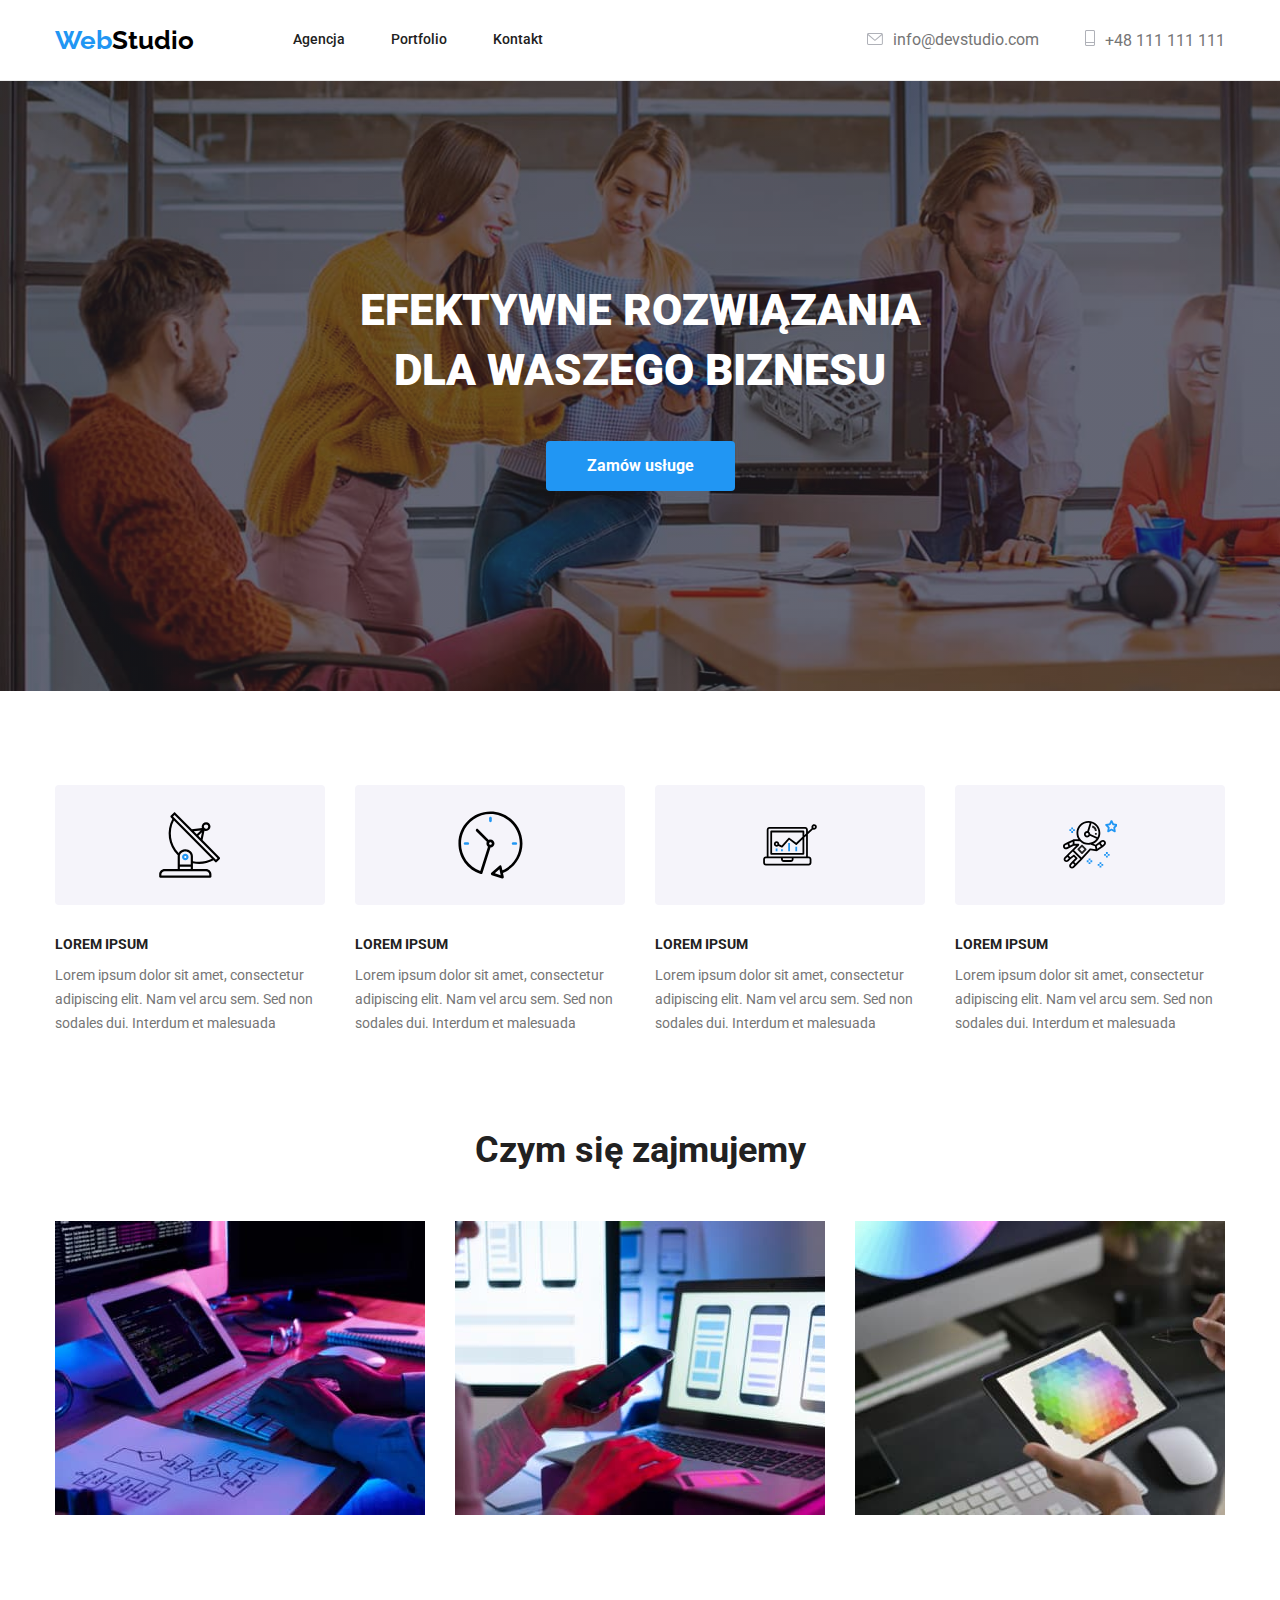
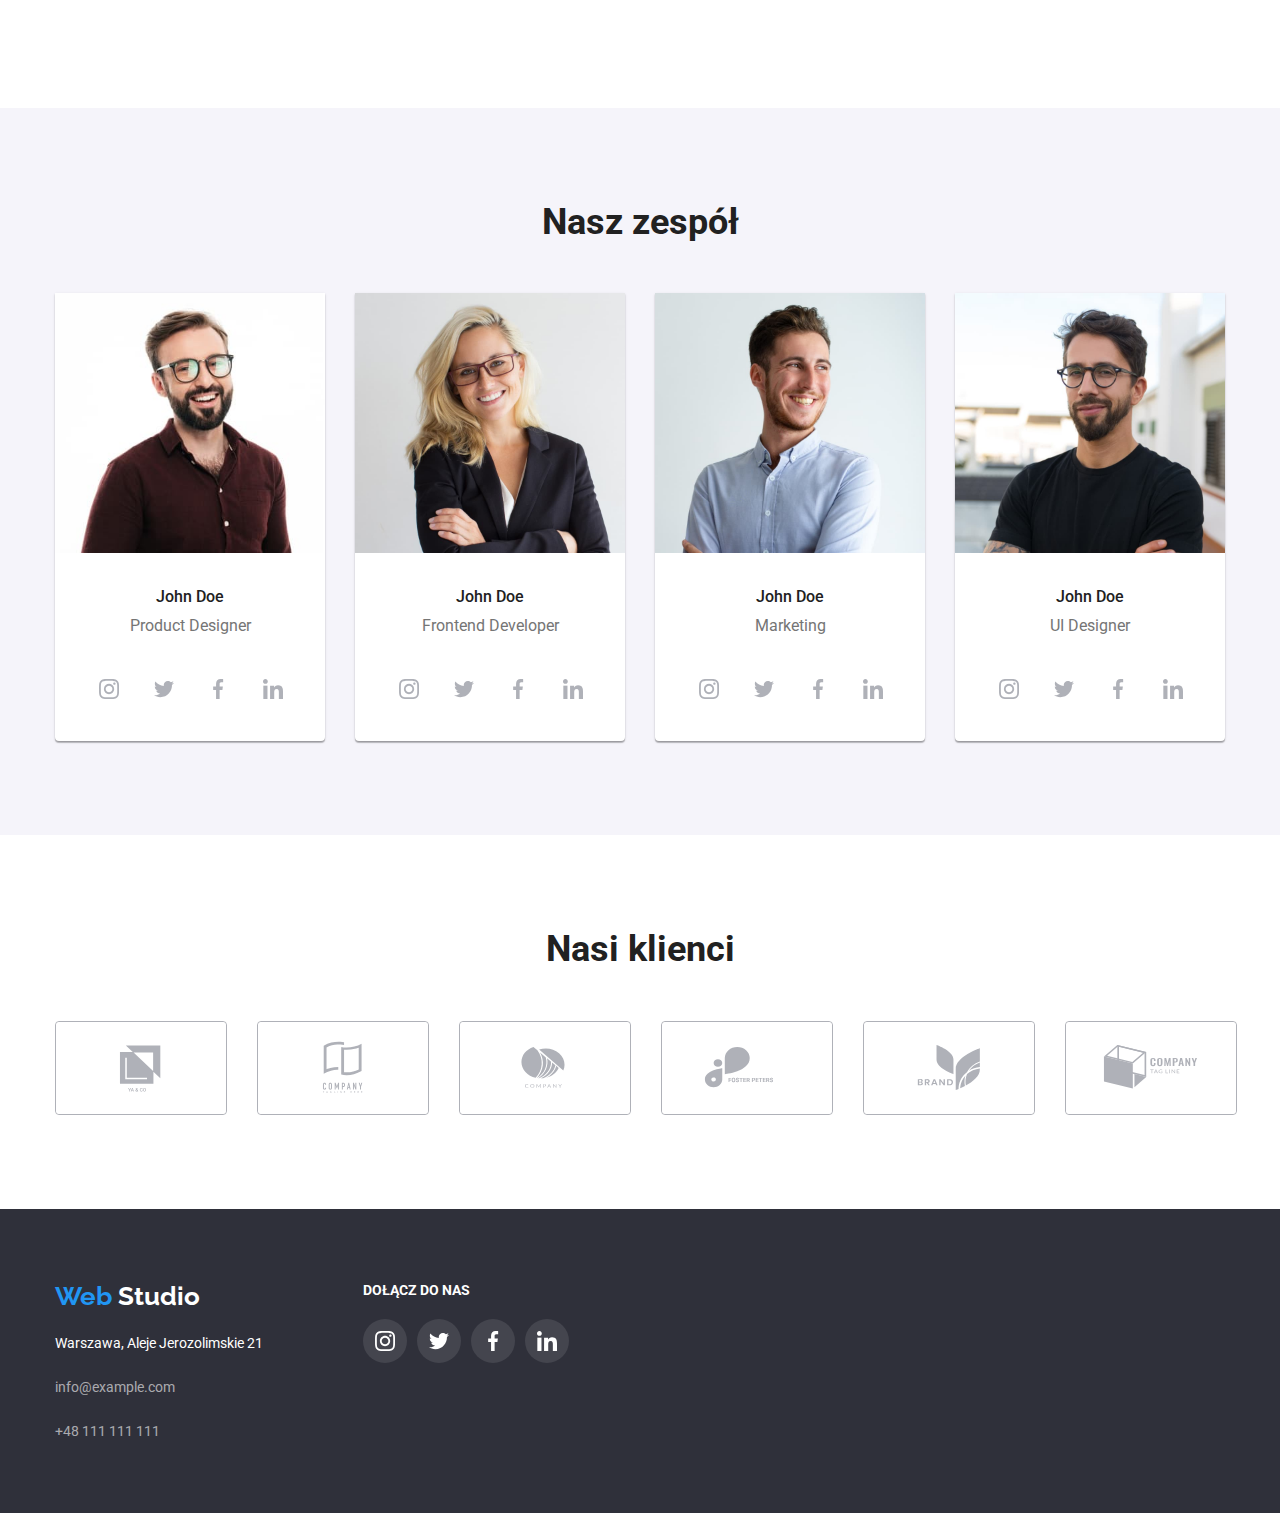
<file: index.html>
<!DOCTYPE html>
<html lang="pl">
  <head>
    <meta charset="UTF-8">
    <meta http-equiv="X-UA-Compatible" content="IE=edge">
    <meta name="viewport" content="width=device-width, initial-scale=1.0">
    <title>Document</title>
    <link
    rel="stylesheet"
    href="https://cdnjs.cloudflare.com/ajax/libs/modern-normalize/1.0.0/modern-normalize.min.css">
    <link rel="preconnect" href="https://fonts.googleapis.com">
<link rel="preconnect" href="https://fonts.gstatic.com" crossorigin>
<link href="https://fonts.googleapis.com/css2?family=Raleway:wght@700&family=Roboto:wght@400;500;700;900&display=swap" rel="stylesheet">
<link rel="stylesheet" href="./css/style.css">
  </head>
  <body>
    <header><div class="container"><div class="header-content"><nav class="nav-header">
      <a class="webstudio" href="/index.html"><span class="logo">Web</span><span class="logo2">Studio</span></a>
        <ul class="header">
          <li><a class="link" href="./index.html">Agencja</a></li>
          <li><a class="link" href="./portfolio.html">Portfolio</a></li>
          <li><a class="link" href="/kontakt">Kontakt</a></li>
        </ul>
      </nav>
      <ul class="header">
          <li><a class="contact" href="mailto:info@devstudio.com"><svg class="icon-contact" width="16" height="12"><use href="./images/icons.svg#icon-envelope"></use></svg>info@devstudio.com</a></li>

          <li><a class="contact" href="tel:+48111111111"><svg class="icon-contact" width="10" height="16"><use href="./images/icons.svg#icon-Vector-tel"></use></svg>+48 111 111 111</a></li>
        </ul></div></div>
    </header>
    <main>
      <section class="slider"><div class="slider-content">
        <h1>EFEKTYWNE ROZWIĄZANIA<br>DLA WASZEGO BIZNESU</h1>
        <button class="order" type="button">Zamów usługe</button></div>
      </section>
      
      <section><div class="container">
        <ul class="lorem-wrapper">
          <li class="lorem-item"><div class="icon-item"><svg width="65.32" height="70"><use href="./images/icons.svg#icon-antenna"></use></svg></div>
            <h3 class="lorem">LOREM IPSUM</h3>
            <p>
              Lorem ipsum dolor sit amet, consectetur adipiscing elit. Nam vel
              arcu sem. Sed non sodales dui. Interdum et malesuada
            </p>
          </li> 
          <li class="lorem-item"><div class="icon-item"><svg width="66.96" height="70"><use href="./images/icons.svg#icon-clock"></use></svg></div>
            <h3 class="lorem">LOREM IPSUM</h3>
            <p>
              Lorem ipsum dolor sit amet, consectetur adipiscing elit. Nam vel
              arcu sem. Sed non sodales dui. Interdum et malesuada
            </p>
          </li>
          <li class="lorem-item"><div class="icon-item"><svg width="70" height="53.69"><use href="./images/icons.svg#icon-diagram"></use></svg></div>
            <h3 class="lorem">LOREM IPSUM</h3>
            <p>
              Lorem ipsum dolor sit amet, consectetur adipiscing elit. Nam vel
              arcu sem. Sed non sodales dui. Interdum et malesuada
            </p>
          </li>
          <li class="lorem-item"><div class="icon-item"><svg width="54.83" height="60.66"><use href="./images/icons.svg#icon-astronaut"></use></svg></div>
            <h3 class="lorem">LOREM IPSUM</h3>
            <p>
              Lorem ipsum dolor sit amet, consectetur adipiscing elit. Nam vel
              arcu sem. Sed non sodales dui. Interdum et malesuada
            </p>
          </li>
        </ul></div>
      </section>
      <section><div class="container">
        <h2 class="title">Czym się zajmujemy</h2>
        <ul class="what-we-do">
          <li class="what-we-do-item">
            <img src="./images/img1.jpg" alt="czlowiek pracujacy na komputerze" width="370" height="294">
          </li>
          <li class="what-we-do-item">
            <img src="./images/img2.jpg" alt="czlowiek pracujacy na komputerze 2" width="370" height="294">
          </li>
          <li class="what-we-do-item">
            <img src="./images/img3.jpg" alt="czlowiek pracujacy na komputerze 3" width="370" height="294">
          </li>
        </ul></div>
      </section>
      <section class="our-team-background"><div class="container"><div class="our-team">
        <h2 class="title">Nasz zespół</h2>
        <ul class="our-team-item">
          <li class="background-photo">
            <img src="./images/img4.jpg" alt="zdjecie John Doe" width="270" height="260">
            <h4 class="name">John Doe</h4>
              <h3 class="profession"> Product Designer</h3>
              <ul class="icon-socialmedia-list">
                <li class="icon-socialmedia-item"><a class="socialmedia-item-link" href="#"><svg class="social-icon" width="20" height="20"><use href="./images/icons.svg#icon-instagram"></use></svg></a></li>
                <li class="icon-socialmedia-item"><a class="socialmedia-item-link" href="#"><svg class="social-icon" width="20" height="20"><use href="./images/icons.svg#icon-twitter"></use></svg></a></li>
                <li class="icon-socialmedia-item"><a class="socialmedia-item-link" href="#"><svg class="social-icon" width="20" height="20"><use href="./images/icons.svg#icon-facebook"></use></svg></a></li>
                <li class="icon-socialmedia-item"><a class="socialmedia-item-link" href="#"><svg class="social-icon" width="20" height="20"><use href="./images/icons.svg#icon-linkedin"></use></svg></a></li>
              </ul>
          </li>
          <li class="background-photo">
            <img src="./images/img5.jpg" alt="zdjecie John Doe 2" width="270" height="260">
            <h4 class="name">John Doe</h4>
              <h3 class="profession">Frontend Developer</h3>
              <ul class="icon-socialmedia-list">
                <li class="icon-socialmedia-item"><a class="socialmedia-item-link" href="#"><svg class="social-icon" width="20" height="20"><use href="./images/icons.svg#icon-instagram"></use></svg></a></li>
                <li class="icon-socialmedia-item"><a class="socialmedia-item-link" href="#"><svg class="social-icon" width="20" height="20"><use href="./images/icons.svg#icon-twitter"></use></svg></a></li>
                <li class="icon-socialmedia-item"><a class="socialmedia-item-link" href="#"><svg class="social-icon" width="20" height="20"><use href="./images/icons.svg#icon-facebook"></use></svg></a></li>
                <li class="icon-socialmedia-item"><a class="socialmedia-item-link" href="#"><svg class="social-icon" width="20" height="20"><use href="./images/icons.svg#icon-linkedin"></use></svg></a></li>
              </ul></li>
          <li class="background-photo">
            <img src="./images/img6.jpg" alt="zdjecie John Doe 3" width="270" height="260">
            <h4 class="name">John Doe</h4>
              <h3 class="profession">Marketing</h3>
              <ul class="icon-socialmedia-list">
            <li class="icon-socialmedia-item"><a class="socialmedia-item-link" href="#"><svg class="social-icon" width="20" height="20"><use href="./images/icons.svg#icon-instagram"></use></svg></a></li>
            <li class="icon-socialmedia-item"><a class="socialmedia-item-link" href="#"><svg class="social-icon" width="20" height="20"><use href="./images/icons.svg#icon-twitter"></use></svg></a></li>
            <li class="icon-socialmedia-item"><a class="socialmedia-item-link" href="#"><svg class="social-icon" width="20" height="20"><use href="./images/icons.svg#icon-facebook"></use></svg></a></li>
            <li class="icon-socialmedia-item"><a class="socialmedia-item-link" href="#"><svg class="social-icon" width="20" height="20"><use href="./images/icons.svg#icon-linkedin"></use></svg></a></li>
          </ul></li>
          <li class="background-photo">
            <img src="./images/img7.jpg" alt="zdjecie John Doe 4" width="270" height="260">
            <h4 class="name">John Doe</h4>
            <h3 class="profession">UI Designer</h3><ul class="icon-socialmedia-list">
              <li class="icon-socialmedia-item"><a class="socialmedia-item-link" href="#"><svg class="social-icon" width="20" height="20"><use href="./images/icons.svg#icon-instagram"></use></svg></a></li>
              <li class="icon-socialmedia-item"><a class="socialmedia-item-link" href="#"><svg class="social-icon" width="20" height="20"><use href="./images/icons.svg#icon-twitter"></use></svg></a></li>
              <li class="icon-socialmedia-item"><a class="socialmedia-item-link" href="#"><svg class="social-icon" width="20" height="20"><use href="./images/icons.svg#icon-facebook"></use></svg></a></li>
              <li class="icon-socialmedia-item"><a class="socialmedia-item-link" href="#"><svg class="social-icon" width="20" height="20"><use href="./images/icons.svg#icon-linkedin"></use></svg></a></li>
            </ul></li>
        </ul></div></div>
      </section>
      <section><div class="container">
        <h2 class="title">Nasi klienci</h2>
        <ul class="our-customers">
          <li class="our-customers-item"><a class="our-customers-link" href="#">
            <svg class="icon-ourcustomers" width="106" height="60.04" x="32" y="16"><use href="./images/icons.svg#icon-Logo-yaco"></use></svg></a>
            </li>
          <li class="our-customers-item"><a class="our-customers-link" href="#">
            <svg class="icon-ourcustomers" width="106" height="60.04" x="32" y="16"><use href="./images/icons.svg#icon-Logo-company"></use></svg></a></li>
          <li class="our-customers-item"><a class="our-customers-link" href="#">
            <svg class="icon-ourcustomers" width="106" height="60.04" x="32" y="16"><use href="./images/icons.svg#icon-Logo-company-circle"></use></svg></a>
          </li>
          <li class="our-customers-item"><a class="our-customers-link" href="#">
            <svg class="icon-ourcustomers" width="106" height="60.04" x="32" y="16"><use href="./images/icons.svg#icon-Logo-fosterpeters"></use></svg></a>
          </li>
          <li class="our-customers-item"><a class="our-customers-link" href="#">
            <svg class="icon-ourcustomers" width="106" height="60.04" x="32" y="16"><use href="./images/icons.svg#icon-Logo-brand"></use></svg></a>
          </li>
          <li class="our-customers-item"><a class="our-customers-link" href="#">
            <svg class="icon-ourcustomers" width="106" height="60.04" x="32" y="16"><use href="./images/icons.svg#icon-Logo-tagline"></use></svg></a>
          </li>
        </ul></div>
      </section>
    </main>
    <footer class="footer-container">
      <div class="container"><div class="footer-columns">
      <div class="content-footer">
      <div class="webstudio-footer"><a class="webstudio" href="/"><span class="logo">Web</span><span class="logo3"> Studio</span></a></div>
      <address class="adress">Warszawa, Aleje Jerozolimskie 21</address>
      <ul class="content-footer">
      <li class="footer-item"><a class="contact_footer" href="mailto:info@example.com">info@example.com</a></li>
      <li class="footer-item"><a class="contact_footer" href="tel:+48111111111">+48 111 111 111</a></li></ul></div>
    <div class="socialmedia-footer"><span class="join-us">Dołącz do nas</span>
    <ul class="socialmedia-footer-list">
      <li class="icon-socialmedia-item-footer"><a class="socialmedia-item-link-footer" href="#"><svg class="social-icon-footer" width="20" height="20"><use href="./images/icons.svg#icon-instagram-footer"></use></svg></a></li>
      <li class="icon-socialmedia-item-footer"><a class="socialmedia-item-link-footer" href="#"><svg class="social-icon-footer" width="20" height="20"><use href="./images/icons.svg#icon-twitter-footer"></use></svg></a></li>
      <li class="icon-socialmedia-item-footer"><a class="socialmedia-item-link-footer" href="#"><svg class="social-icon-footer" width="20" height="20"><use href="./images/icons.svg#icon-facebook-footer"></use></svg></a></li>
      <li class="icon-socialmedia-item-footer"><a class="socialmedia-item-link-footer" href="#"><svg class="social-icon-footer" width="20" height="20"><use href="./images/icons.svg#icon-linkedin-footer"></use></svg></a></li>
    </ul></div>
  </div></div>
  </footer>

  </body>
</html>
</file>
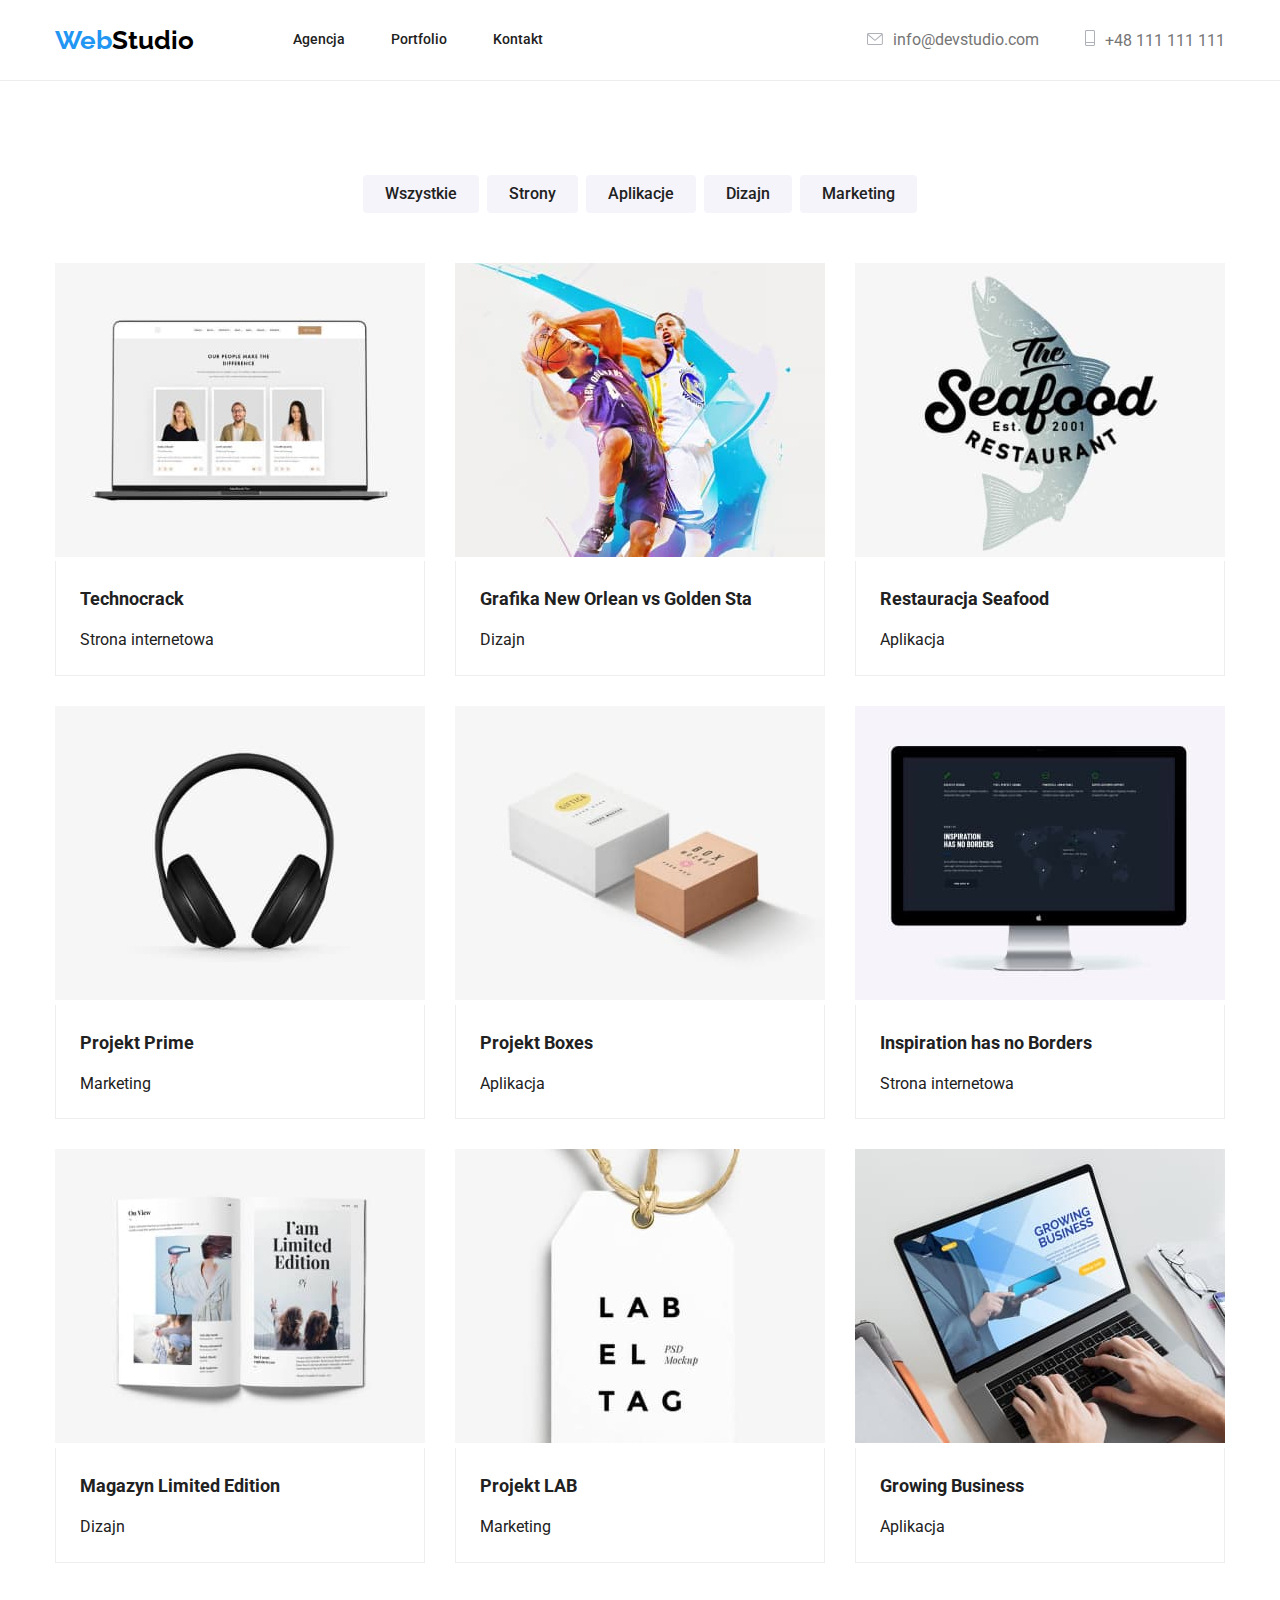
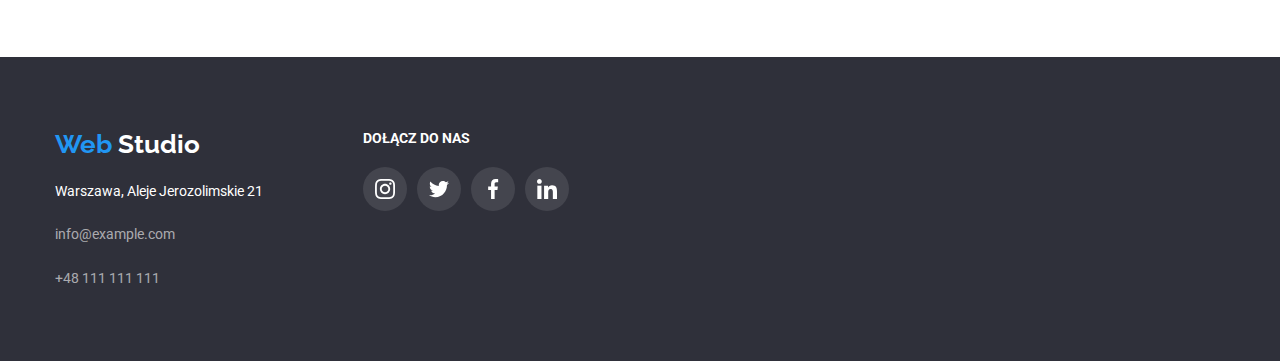
<file: portfolio.html>
<!DOCTYPE html>
<html lang="en">
<head>
    <meta charset="UTF-8">
    <meta http-equiv="X-UA-Compatible" content="IE=edge">
    <meta name="viewport" content="width=device-width, initial-scale=1.0">
    <title>Document</title>
    <link
    rel="stylesheet"
    href="https://cdnjs.cloudflare.com/ajax/libs/modern-normalize/1.0.0/modern-normalize.min.css">
    <link rel="preconnect" href="https://fonts.googleapis.com">
<link rel="preconnect" href="https://fonts.gstatic.com" crossorigin>
<link href="https://fonts.googleapis.com/css2?family=Raleway:wght@700&family=Roboto:wght@400;500;700;900&display=swap" rel="stylesheet">
<link rel="stylesheet" href="./css/style.css">
</head>
<body>
    <header><div class="container"><div class="header-content"><nav class="nav-header">
        <a class="webstudio" href="/index.html"><span class="logo">Web</span><span class="logo2">Studio</span></a>
          <ul class="header">
            <li><a class="link" href="./index.html">Agencja</a></li>
            <li><a class="link" href="./portfolio.html">Portfolio</a></li>
            <li><a class="link" href="/kontakt">Kontakt</a></li>
          </ul>
        </nav>
        <ul class="header">
            <li><a class="contact" href="mailto:info@devstudio.com"><svg class="icon-contact" width="16" height="12"><use href="./images/icons.svg#icon-envelope"></use></svg>info@devstudio.com</a></li>
  
            <li><a class="contact" href="tel:+48111111111"><svg class="icon-contact" width="10" height="16"><use href="./images/icons.svg#icon-Vector-tel"></use></svg>+48 111 111 111</a></li>
          </ul></div></div>
      </header>

    <main>
        <section> <div class="container">
        <ul class="portfolio-content" >
            <li ><button class="button" type="button">Wszystkie</button></li>
            <li ><button class="button" type="button">Strony</button></li>
            <li ><button class="button" type="button">Aplikacje</button></li>
            <li ><button class="button" type="button">Dizajn</button></li>
            <li ><button class="button" type="button">Marketing</button></li>
        </ul>

        <ul class="image-content">
                <li class="image-item">
                    <img src="./images/img8.jpg" alt="strona internetowa technocrack" width="370" height="294">
                    <div class="border-image"><h4 class="portfolio">Technocrack</h4>
            <h3 class="type">Strona internetowa</h3></div>
                </li>
                <li class="image-item">
                    <img src="./images/img9.jpg" alt="Grafika New Orlean vs Golden Star" width="370" height="294">
                    <div class="border-image"><h4 class="portfolio">Grafika New Orlean vs Golden Sta</h4>
                    <h3 class="type">Dizajn</h3></div>
                </li>
                <li class="image-itemg"> <img src="./images/img10.jpg" alt="logo aplikacji Restauracja Seafood" width="370" height="294">
                    <div class="border-image"><h4 class="portfolio">Restauracja Seafood</h4>
                    <h3 class="type">Aplikacja</h3></div>
                </li>
                <li class="image-item"> <img src="./images/img11.jpg" alt="Projekt Prime sluchawki" width="370" height="294">
                    <div class="border-image"><h4 class="portfolio">Projekt Prime</h4>
                    <h3 class="type">Marketing</h3></div>
                </li>
                <li class="image-item"> <img src="./images/img12.jpg" alt="Projekt Boxes dwa pudelka" width="370" height="294">
                    <div class="border-image"><h4 class="portfolio">Projekt Boxes</h4>
                    <h3 class="type">Aplikacja</h3></div>
                </li>
                <li class="image-item"> <img src="./images/img13.jpg" alt="Inspiration has no Borders monitor" width="370" height="294">
                    <div class="border-image"><h4 class="portfolio">Inspiration has no Borders</h4>
                    <h3 class="type">Strona internetowa</h3></div>
                </li>
                <li class="image-item"> <img src="./images/img14.jpg" alt="Magazyn Limited Edition" width="370" height="294">
                    <div class="border-image"><h4 class="portfolio">Magazyn Limited Edition</h4>
                    <h3 class="type">Dizajn</h3></div>
                </li>
                <li class="image-item"> <img src="./images/img15.jpg" alt="Projekt LAB etykieta" width="370" height="294">
                    <div class="border-image"><h4 class="portfolio">Projekt LAB</h4>
                    <h3 class="type">Marketing</h3></div>
                </li>
                <li class="image-item"> <img src="./images/img16.jpg" alt="Growing Business strona aplikacji" width="370" height="294">
                    <div class="border-image"><h4 class="portfolio">Growing Business</h4>
                    <h3 class="type">Aplikacja</h3></div>
                </li>
            </ul></div>
    </section>
</main>

<footer class="footer-container">
    <div class="container"><div class="footer-columns">
    <div class="content-footer">
    <div class="webstudio-footer"><a class="webstudio" href="/"><span class="logo">Web</span><span class="logo3"> Studio</span></a></div>
    <address class="adress">Warszawa, Aleje Jerozolimskie 21</address>
    <ul class="content-footer">
    <li class="footer-item"><a class="contact_footer" href="mailto:info@example.com">info@example.com</a></li>
    <li class="footer-item"><a class="contact_footer" href="tel:+48111111111">+48 111 111 111</a></li></ul></div>
  <div class="socialmedia-footer"><span class="join-us">Dołącz do nas</span>
  <ul class="socialmedia-footer-list">
    <li class="icon-socialmedia-item-footer"><a class="socialmedia-item-link-footer" href="#"><svg class="social-icon-footer" width="20" height="20"><use href="./images/icons.svg#icon-instagram-footer"></use></svg></a></li>
    <li class="icon-socialmedia-item-footer"><a class="socialmedia-item-link-footer" href="#"><svg class="social-icon-footer" width="20" height="20"><use href="./images/icons.svg#icon-twitter-footer"></use></svg></a></li>
    <li class="icon-socialmedia-item-footer"><a class="socialmedia-item-link-footer" href="#"><svg class="social-icon-footer" width="20" height="20"><use href="./images/icons.svg#icon-facebook-footer"></use></svg></a></li>
    <li class="icon-socialmedia-item-footer"><a class="socialmedia-item-link-footer" href="#"><svg class="social-icon-footer" width="20" height="20"><use href="./images/icons.svg#icon-linkedin-footer"></use></svg></a></li>
  </ul></div>
</div></div>
</footer>

</body>
</html>
</file>
<file: css/style.css>
*,
*::after,
*::before {
    margin: 0;
    padding: 0;
}
:root {
    --black-main:rgba(33, 33, 33, 1);
    --logo-black: rgba(0, 0 ,0 ,1);
    --main-blue: rgba(33, 150, 243, 1);
    --background-grey: rgba(47, 48, 58, 1);
    --main-white: rgba(255, 255, 255, 1);
    --background-white: rgba(245, 244, 250, 1);
    --main-silver: rgba(117, 117, 117, 1);
    --font-footer: rgba(255, 255, 255, 0.6);
    --background-photo: rgba(255, 255, 255, 1);
    --border-image: rgba(238, 238, 238, 1);
    --border-header: rgba(236, 236, 236, 1);
    --icon-socialmedia: rgba(175, 177, 184, 1);
    --icon-background: rgba(255, 255, 255, 1);
    --our-customers-border: rgba(175, 177, 184, 1);
  }
  body {
    font-family: "Roboto", sans-serif;
    color: var(--black-main);
  }
  header {border-bottom: 1px solid; border-color: var(--border-header);border-top: none;}


.webstudio { font-family: 'Raleway', sans-serif; 
font-style: normal;
font-weight: 700; font-size: 26px;
line-height: 31px;
width: 145px;
margin-right: 93px;

}


.logo { color: var(--main-blue);}
.logo2 {color: var(--logo-black);
margin-right: 93px;}
.logo3 {color: var(--main-white);}
.contact { color:  var(--main-silver);
    text-decoration: none;}
.header .link { 
  font-style: normal;
  font-weight:500; font-size: 14px; line-height: 1.14;
  color: var(--black-main);
  display:flex;
}


.footer-container {background-color: var(--background-grey);
  }
.slider {background-color: var(--background-grey); max-width: 1600px; margin-bottom: 94px;
  background-image: linear-gradient(rgba(47, 48, 58, 0.4), rgba(47, 48, 58, 0.4)),
  url(../images/img17.jpg); background-repeat: no-repeat; background-size: cover;
  margin: 0 auto;
  }
  
.slider-content {
  
  padding: 200px 0;
  display: flex;
  flex-direction: column;
  justify-content: center;
  align-items: center;

 }
         
h1 { color: var(--main-white);
font-style: normal; font-size: 44px; font-weight: 900; line-height: 1.36; 
display: flex;
max-width: 696px;
max-height: 120px;
flex-wrap: wrap;
text-align: center;
}
          
.order { 
background-color: var(--main-blue);
color: var(--main-white); font-family: inherit;
border: none; font-style: normal;
font-weight: 700; font-size: 16px; line-height: 1.88; cursor: pointer;
border-radius: 4px;
margin-top: 40px;
padding: 10px 41px;}
          
.lorem { color:var(--black-main);
font-style: normal; font-size: 14px; font-weight: 700; line-height: 1.36; margin-bottom: 10px; margin-top: 0; }
      
p { color:
var(--main-silver);
font-style: normal; font-size: 14px; font-weight: 400; line-height: 1.71;}
      
.title { color:var(--black-main);
font-style: normal; 
font-size: 36px; 
font-weight: 700; 
line-height: 1.16; 
text-align: center; 
margin-top: 94px;
margin-bottom: 50px;}

      

      
.name { color:var(--black-main);
font-style: normal; font-size: 16px; font-weight: 500; line-height: 1.17; 
padding: 30px 99px 10px; }
      
.profession { color: var(--main-silver);
font-style: normal; font-size: 16px; font-weight: 400; line-height: 1.17; 
padding-bottom: 16px; }
      
    
.button { background-color: var(--background-white);
color:  var(--black-main);
border: none; font-family: inherit;
font-style: normal;
font-weight: 500; font-size: 16px; line-height: 1.63; cursor: pointer;
border-radius: 4px;
padding: 6px 22px;
    
}
    
.portfolio { font-style: normal;
font-weight: 700; font-size: 18px; line-height: 2; padding: 20px 24px 4px;}
    
.type { font-style: normal;
font-weight: 400; font-size: 16px; line-height: 1.86; padding: 4px 24px 20px;}
    
.adress { font-style: normal;
font-weight: 400; font-size: 14px; line-height: 1.71;
color: var(--main-white); padding: 0;
margin-bottom: 9px;}
    
.contact_footer {font-style: normal;
font-weight: 400; font-size: 14px; line-height: 1.86;
color: var(--font-footer); padding-top: 0px; }

.logo:active, .logo2:active , .logo3:active { color: var(--main-blue);}
.logo:hover, .logo2:hover, .logo3:hover, .logo:focus, .logo2:focus, .logo3:focus { color: var(--main-blue);}

.header .link:active { color: var(--main-blue);}
.header .link:hover, .header .link:focus { color:var(--main-blue);}

.header .contact:active {color: var(--main-blue);}
.header .contact:focus, .header .contact:hover {color: var(--main-blue);}

.adress:active, .adress:hover, .adress:focus { color:var(--main-blue);}

.contact_footer:active {color: var(--main-blue);}
.contact_footer:hover, .contact_footer:focus {color: var(--main-blue);}

.buton:active {color: var(--main-white); background-color: var(--main-blue); box-shadow: 0px 3px 1px rgba(0, 0, 0, 0.1), 0px 1px 2px rgba(0, 0, 0, 0.08), 0px 2px 2px rgba(0, 0, 0, 0.12);}

.button:hover, .button:focus {color: var(--main-white);
background-color: var(--main-blue); 
box-shadow: 0px 3px 1px rgba(0, 0, 0, 0.1), 0px 1px 2px rgba(0, 0, 0, 0.08), 0px 2px 2px rgba(0, 0, 0, 0.12);}

.order:active {color: var(--main-blue);}


.background-photo {background-color: var(--background-photo);
text-align: center;
border-radius: 0px 0px 4px 4px;
box-shadow: 0px 1px 3px rgba(0, 0, 0, 0.12), 0px 1px 1px rgba(0, 0, 0, 0.14), 0px 2px 1px rgba(0, 0, 0, 0.2);}

ul {list-style-type: none;}

a:link {
    text-decoration: none;}
 
a:link .contact {
    text-decoration: none;}

  a:visited { 
    text-decoration: none;}

  a:active { 
    text-decoration: none;}


.header-content {
  width: 100%;
  display: flex;
  flex-direction: row;
  align-items: center;
  justify-content: space-between;
  
  }

.container {
  max-width: 1200px;
  padding: 0 15px;
  margin: 0 auto;
align-items: center;}

.header {
  display: flex;
  flex-direction: row;
  align-items: center;
  gap: 46px;
  height: 80px;
  justify-content: space-between; 
}

.nav-header {display: flex;
align-items: center;
height: 80px;}
/*.nav-header {margin-left: 93px;
margin-right: 345px; }*/

.lorem-wrapper {
  padding: 0;
  display: flex;
  flex-direction: row;
  gap: 30px;
padding-top: 94px;}

  .lorem-item {
    width: 25%;
  }

.what-we-do {max-width: 1200px;
  width: 100%;
  padding: 0 0 94px;
  display: flex;
  flex-direction: row;
  align-items: center;
  justify-content: space-between;
  gap: 30px;
}
.what-we-do-item {
}
.our-team-background {background-color: var(--background-white);
  }

.our-team {
  border-radius: 0px;
  display: flex;
  flex-direction: column;
  justify-content: center;
  align-items: center;
  margin-top: 94px;
  }

.our-team-item {max-width: 1200px;
  width: 100%;
  padding: 0;
  display: flex;
  flex-direction: row;
  align-items: center;
  justify-content: space-between;
  gap: 30px;
  margin-bottom: 94px;
}
  .content-footer {
    padding-left: 0;
    
  }
  .footer-item { 
    padding: 9px 0;
  }
  .webstudio-footer { 
    padding: 0 0 20px;
    }
.portfolio-content {
  display: flex;
  flex-direction: row;
  align-items: center;
  justify-content: center;
  max-width: 1200px;
  width: 100%;
gap: 8px;
margin-top: 94px;
margin-bottom: 50px;}

.image-content {display: flex;
flex-direction: row;
flex-wrap: wrap;
align-items: center;
justify-content: space-between;
max-width: 1200px;
gap: 30px;
margin-bottom: 94px;
}
.image-item {flex-basis: calc((100% - 60px) / 3);}

.border-image { border-left: 1px solid; border-bottom: 1px solid ; border-right: 1px solid;
border-color: var(--border-image); 
}
.image-item:hover, .image-item:focus {cursor: pointer;
  box-shadow: 0px 1px 1px rgba(0, 0, 0, 0.12), 0px 4px 4px rgba(0, 0, 0, 0.06), 1px 4px 6px rgba(0, 0, 0, 0.16);}

.icon-contact {fill: var(--icon-socialmedia);
  margin-right: 10px;
} 
.icon-contact:hover {fill: var(--main-blue);
cursor: pointer;}

  

.icon-item {display: flex;
justify-items: center;
justify-content: center;
align-items: center;
margin-bottom: 30px;
border-radius: 4px;
height: 120px;
width: 270px;
background: #F5F4FA;
margin-top: 0;
}
.icon-item:hover, .icon-item:focus { fill: var(--main-blue); cursor: pointer; border: 1px solid var(--main-blue);}

.contact:hover svg, .contact:focus svg {-color1: var(--main-blue); fill: var(--main-blue);}

.icon-socialmedia-list {
  display: flex; 
  justify-content: space-between;
  align-items: center;
  padding-bottom: 30px;
  padding-top: 16px;
  padding-left: 32px;
  padding-right: 30px;
  gap: 10px;
}
/*.icon-socialmedia-item {
  fill: var(--icon-socialmedia);
  background-color: var(--icon-background);
  background-size: 44px 44px;

}*/
.socialmedia-item-link { display: flex;
  width: 44px;
  height: 44px;
  background-color: #FFFFFF;
  border-radius: 50%;
  align-items: center;
  justify-content: center;
}

.social-icon {fill:var(--icon-socialmedia);
width: 20px;
height: 20px;}

.socialmedia-item-link:hover, .socialmedia-item-link:focus { cursor: pointer;
--color3: var(--main-white); background-color: var(--main-blue);
}

.our-customers {max-width: 1200px;
  width: 100%;
  padding: 0 0 94px;
  display: flex;
  flex-direction: row;
  align-items: center;
  justify-content: space-between;
  gap: 30px;
}
.our-customers-link {display: flex;
  width: 170px;
  height: 92px;
  background-color: #FFFFFF;
  border-radius: 4px;
  align-items: center;
  justify-content: center;
  }
  
.our-customers-link:hover, .our-customers-link:focus {border: 1px solid var(--main-blue);
}

.our-customers-link:hover svg, .our-customers-link:focus svg { cursor: pointer;
  --color3:var(--main-blue); } 

.our-customers-item {color: rgba(175, 177, 184, 1);
  border: 1px solid var(--our-customers-border); 
  border-radius: 4px; fill: var(--our-customers-border);}

.icon-ourcustomers { width: 106px;
  height: 60.04px; 
}
.socialmedia-footer { padding-left: 70px;
  margin: 0;
  
}
.footer-columns {display: flex; flex-direction: row; padding-top: 72px; padding-bottom: 60px;
}
.socialmedia-footer-list {display: flex; flex-direction: row;
padding-top: 20px; gap: 10px;}

.socialmedia-item-link-footer { display: flex;
  width: 44px;
  height: 44px;
  background-color: 
  rgba(255, 255, 255, 0.1);
  border-radius: 50%;
  align-items: center;
  justify-content: center;
}

.social-icon-footer {;
width: 20px;
height: 20px;}

.socialmedia-item-link-footer:hover, .socialmedia-item-link-footer:focus { cursor: pointer;
--color3: var(--main-white); background-color: var(--main-blue);
}
.join-us { font-style: normal;
  font-weight: 700; font-size: 14px; line-height: 16px;
  color: var(--main-white); padding: 0;
  margin-bottom: 20px;
text-transform: uppercase;

}
</file>
